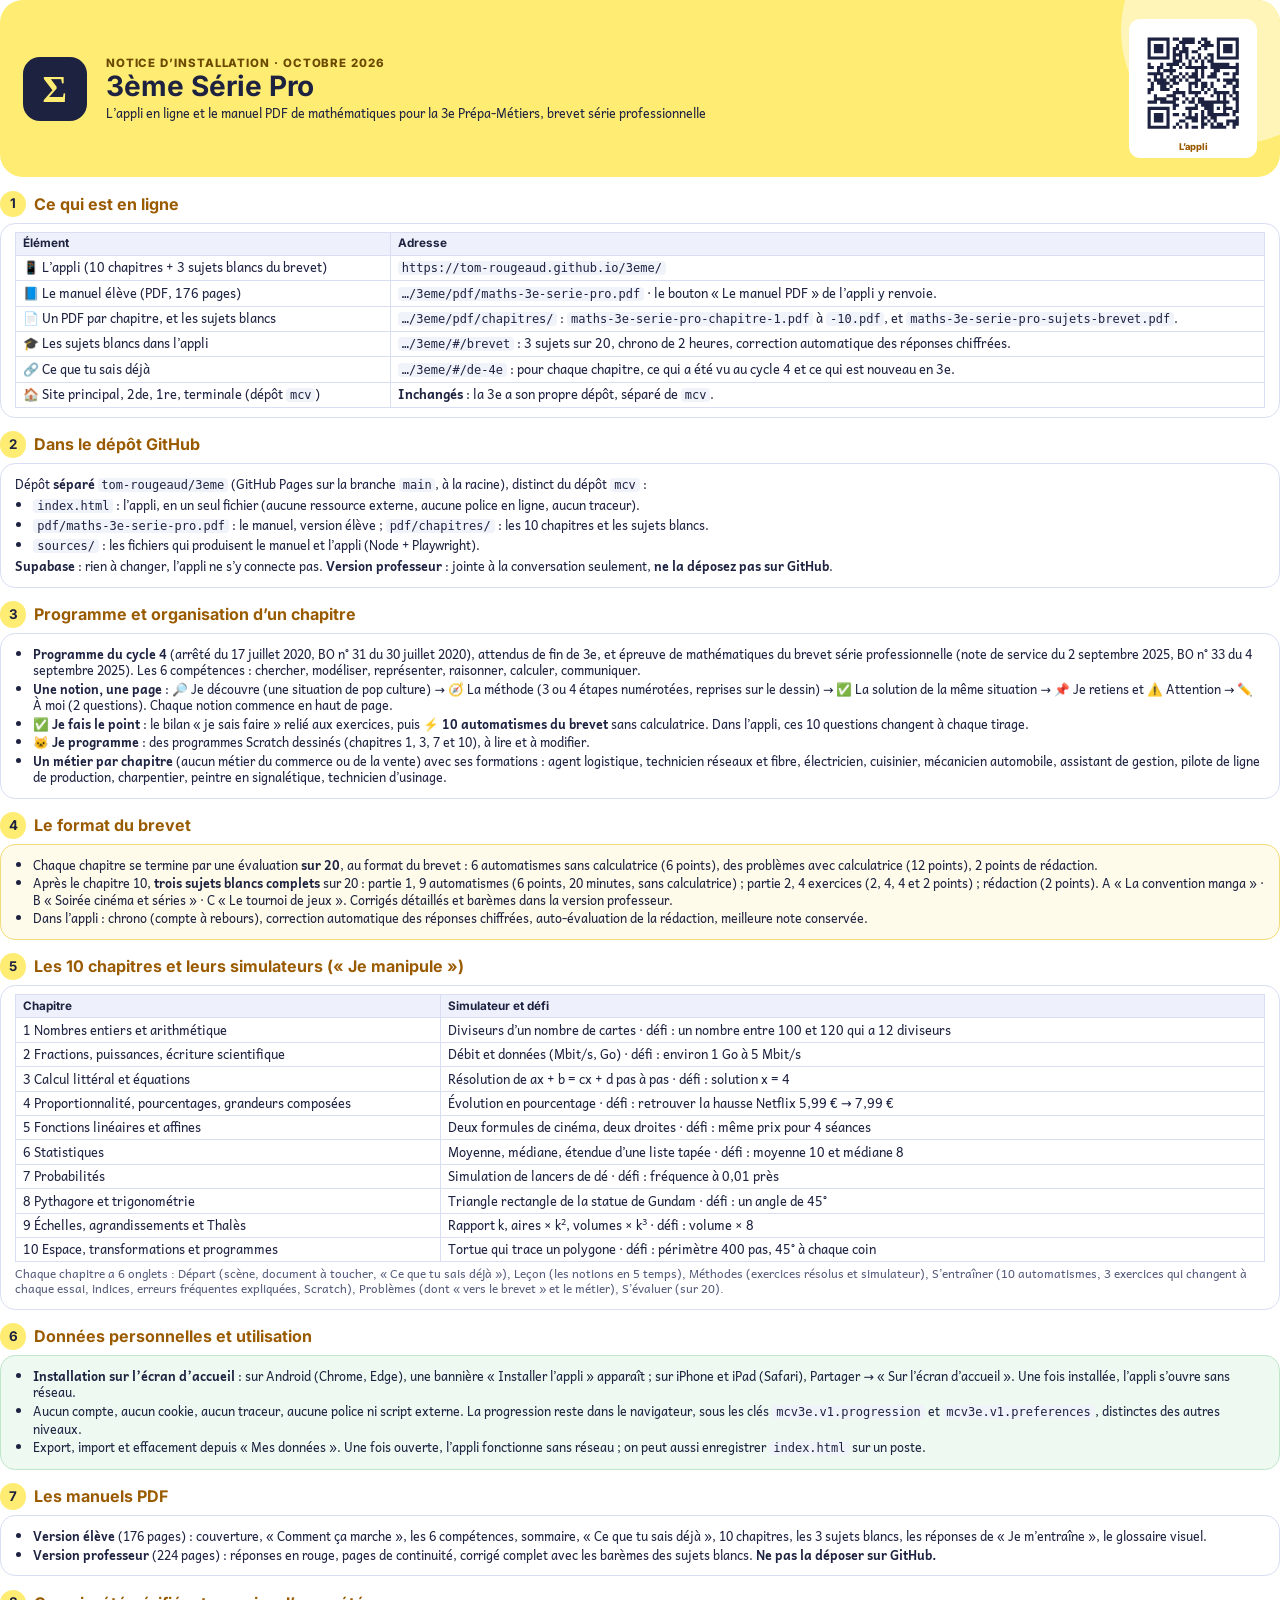
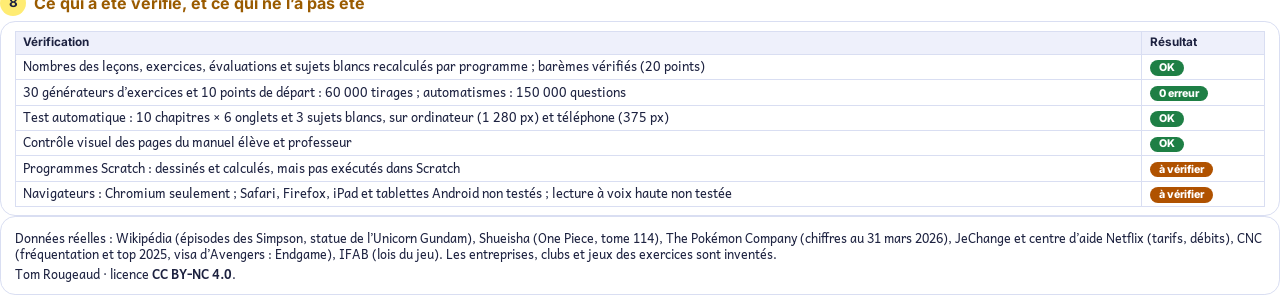
<file: sources/notice/notice.html>
<!doctype html><html lang="fr"><head><meta charset="utf-8"><title>Notice d’installation · 3ème Série Pro</title><style>/* Polices intégrées (aucun appel externe) : Andika (texte, SIL OFL) et Inter (titres, SIL OFL) — les mêmes que le livret PDF */
@font-face{font-family:'Andika';font-style:normal;font-weight:400;font-display:swap;src:url([data-uri]) format('woff2');unicode-range:U+0000-00FF,U+0131,U+0152-0153,U+02BB-02BC,U+02C6,U+02DA,U+02DC,U+0304,U+0308,U+0329,U+2000-206F,U+20AC,U+2122,U+2191,U+2193,U+2212,U+2215,U+FEFF,U+FFFD}
@font-face{font-family:'Andika';font-style:normal;font-weight:700;font-display:swap;src:url([data-uri]) format('woff2');unicode-range:U+0000-00FF,U+0131,U+0152-0153,U+02BB-02BC,U+02C6,U+02DA,U+02DC,U+0304,U+0308,U+0329,U+2000-206F,U+20AC,U+2122,U+2191,U+2193,U+2212,U+2215,U+FEFF,U+FFFD}
@font-face{font-family:'Andika';font-style:italic;font-weight:400;font-display:swap;src:url([data-uri]) format('woff2');unicode-range:U+0000-00FF,U+0131,U+0152-0153,U+02BB-02BC,U+02C6,U+02DA,U+02DC,U+0304,U+0308,U+0329,U+2000-206F,U+20AC,U+2122,U+2191,U+2193,U+2212,U+2215,U+FEFF,U+FFFD}
@font-face{font-family:'Inter';font-style:normal;font-weight:700;font-display:swap;src:url([data-uri]) format('woff2');unicode-range:U+0000-00FF,U+0131,U+0152-0153,U+02BB-02BC,U+02C6,U+02DA,U+02DC,U+0304,U+0308,U+0329,U+2000-206F,U+20AC,U+2122,U+2191,U+2193,U+2212,U+2215,U+FEFF,U+FFFD}
@font-face{font-family:'Inter';font-style:normal;font-weight:800;font-display:swap;src:url([data-uri]) format('woff2');unicode-range:U+0000-00FF,U+0131,U+0152-0153,U+02BB-02BC,U+02C6,U+02DA,U+02DC,U+0304,U+0308,U+0329,U+2000-206F,U+20AC,U+2122,U+2191,U+2193,U+2212,U+2215,U+FEFF,U+FFFD}

@page{size:A4;margin:13mm 14mm 14mm}
*{box-sizing:border-box}
body{font-family:'Andika','Noto Color Emoji','DejaVu Sans',sans-serif;font-size:9.4pt;line-height:1.3;color:#1D2240;margin:0;-webkit-print-color-adjust:exact;print-color-adjust:exact}
h1,h2,.k,.tag,th{font-family:'Inter','Noto Color Emoji','DejaVu Sans',sans-serif}
.hd{display:grid;grid-template-columns:auto 1fr 34mm;gap:5mm;align-items:center;background:#FFEC73;color:#1D2240;border-radius:6mm;padding:5mm 6mm;position:relative;overflow:hidden}
.hd::after{content:"";position:absolute;right:-18mm;top:-22mm;width:60mm;height:60mm;border-radius:50%;background:#FFF5B8}
.hd>*{position:relative;z-index:1}
.sig{display:grid;place-items:center;width:17mm;height:17mm;border-radius:4.5mm;background:#1D2240;color:#FFEC73;font:800 28pt 'Inter'}
.k{font-weight:800;font-size:8.6pt;letter-spacing:.08em;text-transform:uppercase;color:#6B4A00;margin:0}
h1{margin:.5mm 0 1mm;font-size:21pt;line-height:1.05}
.hd p{margin:0}
.qr{background:#fff;border-radius:3mm;padding:1.6mm;text-align:center;color:#9A5B00;font:800 7pt 'Inter'}.qr svg{width:100%;display:block}
h2{font-size:12pt;color:#9A5B00;margin:3.6mm 0 1.4mm;break-after:avoid;display:flex;align-items:center;gap:2mm}
h2 b{display:inline-grid;place-items:center;width:7mm;height:7mm;border-radius:50%;background:#FFEC73;color:#1D2240;font-size:10pt}
.box{border:1.6px solid #D9DEF2;border-radius:4mm;padding:2.2mm 3.6mm;background:#fff}tr,li{break-inside:avoid}
.box.y{background:#FFFBEA;border-color:#F3DA7A}.box.g{background:#EEF9F1;border-color:#BFE6CB}.box.r{background:#FDEEEC;border-color:#F3C3BD}
p{margin:1mm 0}ul{margin:1mm 0;padding-left:5mm}li{margin:.6mm 0}
code{font-family:'DejaVu Sans Mono',monospace;font-size:9pt;background:#F1F3FA;border-radius:1mm;padding:0 1mm}
.two{display:grid;grid-template-columns:1fr 1fr;gap:4mm}
table{width:100%;border-collapse:collapse;font-size:9.6pt}th,td{border:1px solid #D9DEF2;padding:.9mm 2mm;text-align:left;vertical-align:top}th{background:#EEF0FB;font-size:8.8pt}
.tag{display:inline-block;white-space:nowrap;font-weight:800;font-size:8pt;border-radius:99px;padding:.2mm 2.4mm;color:#fff;background:#1E7F45}.tag.no{background:#C2332A}.tag.mid{background:#B05200}
.small{font-size:8.8pt;color:#545B7A}
.pb{break-before:page}
</style></head><body>
<div cla<div class="hd"><span class="sig">Σ</span><div><p class="k">Notice d’installation · octobre 2026</p><h1>3ème Série Pro</h1><p>L’appli en ligne et le manuel PDF de mathématiques pour la 3e Prépa-Métiers, brevet série professionnelle</p></div><div class="qr"><svg viewBox="0 0 37 37" xmlns="http://www.w3.org/2000/svg" role="img" aria-label="QR code vers https://tom-rougeaud.github.io/3eme/"><rect width="37" height="37" fill="#fff"/><path d="M4 4h1v1h-1zM5 4h1v1h-1zM6 4h1v1h-1zM7 4h1v1h-1zM8 4h1v1h-1zM9 4h1v1h-1zM10 4h1v1h-1zM12 4h1v1h-1zM13 4h1v1h-1zM15 4h1v1h-1zM16 4h1v1h-1zM17 4h1v1h-1zM18 4h1v1h-1zM21 4h1v1h-1zM22 4h1v1h-1zM26 4h1v1h-1zM27 4h1v1h-1zM28 4h1v1h-1zM29 4h1v1h-1zM30 4h1v1h-1zM31 4h1v1h-1zM32 4h1v1h-1zM4 5h1v1h-1zM10 5h1v1h-1zM14 5h1v1h-1zM15 5h1v1h-1zM16 5h1v1h-1zM17 5h1v1h-1zM18 5h1v1h-1zM20 5h1v1h-1zM22 5h1v1h-1zM23 5h1v1h-1zM26 5h1v1h-1zM32 5h1v1h-1zM4 6h1v1h-1zM6 6h1v1h-1zM7 6h1v1h-1zM8 6h1v1h-1zM10 6h1v1h-1zM13 6h1v1h-1zM15 6h1v1h-1zM21 6h1v1h-1zM22 6h1v1h-1zM23 6h1v1h-1zM24 6h1v1h-1zM26 6h1v1h-1zM28 6h1v1h-1zM29 6h1v1h-1zM30 6h1v1h-1zM32 6h1v1h-1zM4 7h1v1h-1zM6 7h1v1h-1zM7 7h1v1h-1zM8 7h1v1h-1zM10 7h1v1h-1zM12 7h1v1h-1zM13 7h1v1h-1zM15 7h1v1h-1zM16 7h1v1h-1zM20 7h1v1h-1zM22 7h1v1h-1zM26 7h1v1h-1zM28 7h1v1h-1zM29 7h1v1h-1zM30 7h1v1h-1zM32 7h1v1h-1zM4 8h1v1h-1zM6 8h1v1h-1zM7 8h1v1h-1zM8 8h1v1h-1zM10 8h1v1h-1zM12 8h1v1h-1zM14 8h1v1h-1zM15 8h1v1h-1zM16 8h1v1h-1zM18 8h1v1h-1zM19 8h1v1h-1zM26 8h1v1h-1zM28 8h1v1h-1zM29 8h1v1h-1zM30 8h1v1h-1zM32 8h1v1h-1zM4 9h1v1h-1zM10 9h1v1h-1zM12 9h1v1h-1zM13 9h1v1h-1zM14 9h1v1h-1zM16 9h1v1h-1zM20 9h1v1h-1zM23 9h1v1h-1zM24 9h1v1h-1zM26 9h1v1h-1zM32 9h1v1h-1zM4 10h1v1h-1zM5 10h1v1h-1zM6 10h1v1h-1zM7 10h1v1h-1zM8 10h1v1h-1zM9 10h1v1h-1zM10 10h1v1h-1zM12 10h1v1h-1zM14 10h1v1h-1zM16 10h1v1h-1zM18 10h1v1h-1zM20 10h1v1h-1zM22 10h1v1h-1zM24 10h1v1h-1zM26 10h1v1h-1zM27 10h1v1h-1zM28 10h1v1h-1zM29 10h1v1h-1zM30 10h1v1h-1zM31 10h1v1h-1zM32 10h1v1h-1zM12 11h1v1h-1zM13 11h1v1h-1zM14 11h1v1h-1zM17 11h1v1h-1zM19 11h1v1h-1zM21 11h1v1h-1zM23 11h1v1h-1zM24 11h1v1h-1zM4 12h1v1h-1zM8 12h1v1h-1zM10 12h1v1h-1zM11 12h1v1h-1zM12 12h1v1h-1zM13 12h1v1h-1zM15 12h1v1h-1zM17 12h1v1h-1zM21 12h1v1h-1zM24 12h1v1h-1zM25 12h1v1h-1zM26 12h1v1h-1zM27 12h1v1h-1zM28 12h1v1h-1zM29 12h1v1h-1zM32 12h1v1h-1zM4 13h1v1h-1zM5 13h1v1h-1zM7 13h1v1h-1zM8 13h1v1h-1zM11 13h1v1h-1zM14 13h1v1h-1zM16 13h1v1h-1zM17 13h1v1h-1zM18 13h1v1h-1zM19 13h1v1h-1zM20 13h1v1h-1zM21 13h1v1h-1zM22 13h1v1h-1zM24 13h1v1h-1zM25 13h1v1h-1zM26 13h1v1h-1zM27 13h1v1h-1zM28 13h1v1h-1zM29 13h1v1h-1zM30 13h1v1h-1zM31 13h1v1h-1zM32 13h1v1h-1zM7 14h1v1h-1zM9 14h1v1h-1zM10 14h1v1h-1zM11 14h1v1h-1zM12 14h1v1h-1zM19 14h1v1h-1zM21 14h1v1h-1zM25 14h1v1h-1zM26 14h1v1h-1zM32 14h1v1h-1zM4 15h1v1h-1zM5 15h1v1h-1zM6 15h1v1h-1zM7 15h1v1h-1zM8 15h1v1h-1zM11 15h1v1h-1zM14 15h1v1h-1zM16 15h1v1h-1zM18 15h1v1h-1zM19 15h1v1h-1zM21 15h1v1h-1zM24 15h1v1h-1zM25 15h1v1h-1zM28 15h1v1h-1zM29 15h1v1h-1zM31 15h1v1h-1zM32 15h1v1h-1zM6 16h1v1h-1zM8 16h1v1h-1zM10 16h1v1h-1zM12 16h1v1h-1zM13 16h1v1h-1zM15 16h1v1h-1zM17 16h1v1h-1zM18 16h1v1h-1zM19 16h1v1h-1zM21 16h1v1h-1zM23 16h1v1h-1zM24 16h1v1h-1zM25 16h1v1h-1zM31 16h1v1h-1zM4 17h1v1h-1zM6 17h1v1h-1zM7 17h1v1h-1zM8 17h1v1h-1zM9 17h1v1h-1zM11 17h1v1h-1zM12 17h1v1h-1zM14 17h1v1h-1zM16 17h1v1h-1zM19 17h1v1h-1zM20 17h1v1h-1zM26 17h1v1h-1zM28 17h1v1h-1zM29 17h1v1h-1zM30 17h1v1h-1zM31 17h1v1h-1zM32 17h1v1h-1zM5 18h1v1h-1zM7 18h1v1h-1zM8 18h1v1h-1zM9 18h1v1h-1zM10 18h1v1h-1zM12 18h1v1h-1zM13 18h1v1h-1zM17 18h1v1h-1zM18 18h1v1h-1zM19 18h1v1h-1zM21 18h1v1h-1zM22 18h1v1h-1zM24 18h1v1h-1zM29 18h1v1h-1zM30 18h1v1h-1zM32 18h1v1h-1zM5 19h1v1h-1zM8 19h1v1h-1zM9 19h1v1h-1zM11 19h1v1h-1zM17 19h1v1h-1zM19 19h1v1h-1zM21 19h1v1h-1zM22 19h1v1h-1zM24 19h1v1h-1zM28 19h1v1h-1zM31 19h1v1h-1zM32 19h1v1h-1zM4 20h1v1h-1zM5 20h1v1h-1zM8 20h1v1h-1zM9 20h1v1h-1zM10 20h1v1h-1zM13 20h1v1h-1zM17 20h1v1h-1zM21 20h1v1h-1zM23 20h1v1h-1zM25 20h1v1h-1zM31 20h1v1h-1zM4 21h1v1h-1zM12 21h1v1h-1zM13 21h1v1h-1zM14 21h1v1h-1zM15 21h1v1h-1zM17 21h1v1h-1zM18 21h1v1h-1zM19 21h1v1h-1zM20 21h1v1h-1zM22 21h1v1h-1zM25 21h1v1h-1zM26 21h1v1h-1zM27 21h1v1h-1zM28 21h1v1h-1zM29 21h1v1h-1zM31 21h1v1h-1zM32 21h1v1h-1zM6 22h1v1h-1zM10 22h1v1h-1zM11 22h1v1h-1zM12 22h1v1h-1zM15 22h1v1h-1zM19 22h1v1h-1zM24 22h1v1h-1zM26 22h1v1h-1zM28 22h1v1h-1zM30 22h1v1h-1zM32 22h1v1h-1zM6 23h1v1h-1zM7 23h1v1h-1zM8 23h1v1h-1zM9 23h1v1h-1zM12 23h1v1h-1zM13 23h1v1h-1zM16 23h1v1h-1zM18 23h1v1h-1zM20 23h1v1h-1zM21 23h1v1h-1zM26 23h1v1h-1zM28 23h1v1h-1zM31 23h1v1h-1zM32 23h1v1h-1zM4 24h1v1h-1zM5 24h1v1h-1zM6 24h1v1h-1zM8 24h1v1h-1zM9 24h1v1h-1zM10 24h1v1h-1zM11 24h1v1h-1zM12 24h1v1h-1zM15 24h1v1h-1zM17 24h1v1h-1zM18 24h1v1h-1zM20 24h1v1h-1zM21 24h1v1h-1zM22 24h1v1h-1zM23 24h1v1h-1zM24 24h1v1h-1zM25 24h1v1h-1zM26 24h1v1h-1zM27 24h1v1h-1zM28 24h1v1h-1zM29 24h1v1h-1zM32 24h1v1h-1zM12 25h1v1h-1zM13 25h1v1h-1zM19 25h1v1h-1zM21 25h1v1h-1zM22 25h1v1h-1zM23 25h1v1h-1zM24 25h1v1h-1zM28 25h1v1h-1zM32 25h1v1h-1zM4 26h1v1h-1zM5 26h1v1h-1zM6 26h1v1h-1zM7 26h1v1h-1zM8 26h1v1h-1zM9 26h1v1h-1zM10 26h1v1h-1zM12 26h1v1h-1zM16 26h1v1h-1zM17 26h1v1h-1zM18 26h1v1h-1zM19 26h1v1h-1zM22 26h1v1h-1zM23 26h1v1h-1zM24 26h1v1h-1zM26 26h1v1h-1zM28 26h1v1h-1zM29 26h1v1h-1zM30 26h1v1h-1zM32 26h1v1h-1zM4 27h1v1h-1zM10 27h1v1h-1zM17 27h1v1h-1zM21 27h1v1h-1zM23 27h1v1h-1zM24 27h1v1h-1zM28 27h1v1h-1zM31 27h1v1h-1zM32 27h1v1h-1zM4 28h1v1h-1zM6 28h1v1h-1zM7 28h1v1h-1zM8 28h1v1h-1zM10 28h1v1h-1zM12 28h1v1h-1zM13 28h1v1h-1zM15 28h1v1h-1zM17 28h1v1h-1zM19 28h1v1h-1zM21 28h1v1h-1zM23 28h1v1h-1zM24 28h1v1h-1zM25 28h1v1h-1zM26 28h1v1h-1zM27 28h1v1h-1zM28 28h1v1h-1zM29 28h1v1h-1zM31 28h1v1h-1zM4 29h1v1h-1zM6 29h1v1h-1zM7 29h1v1h-1zM8 29h1v1h-1zM10 29h1v1h-1zM16 29h1v1h-1zM17 29h1v1h-1zM18 29h1v1h-1zM19 29h1v1h-1zM21 29h1v1h-1zM22 29h1v1h-1zM24 29h1v1h-1zM25 29h1v1h-1zM32 29h1v1h-1zM4 30h1v1h-1zM6 30h1v1h-1zM7 30h1v1h-1zM8 30h1v1h-1zM10 30h1v1h-1zM14 30h1v1h-1zM15 30h1v1h-1zM18 30h1v1h-1zM19 30h1v1h-1zM21 30h1v1h-1zM23 30h1v1h-1zM25 30h1v1h-1zM29 30h1v1h-1zM30 30h1v1h-1zM31 30h1v1h-1zM32 30h1v1h-1zM4 31h1v1h-1zM10 31h1v1h-1zM13 31h1v1h-1zM16 31h1v1h-1zM21 31h1v1h-1zM22 31h1v1h-1zM24 31h1v1h-1zM26 31h1v1h-1zM27 31h1v1h-1zM29 31h1v1h-1zM31 31h1v1h-1zM32 31h1v1h-1zM4 32h1v1h-1zM5 32h1v1h-1zM6 32h1v1h-1zM7 32h1v1h-1zM8 32h1v1h-1zM9 32h1v1h-1zM10 32h1v1h-1zM12 32h1v1h-1zM14 32h1v1h-1zM16 32h1v1h-1zM18 32h1v1h-1zM19 32h1v1h-1zM21 32h1v1h-1zM24 32h1v1h-1zM25 32h1v1h-1zM26 32h1v1h-1zM27 32h1v1h-1zM28 32h1v1h-1zM31 32h1v1h-1z" fill="#1D2240"/></svg>L’appli</div></div>

<h2><b>1</b>Ce qui est en ligne</h2>
<div class="box"><table><tr><th style="width:30%">Élément</th><th>Adresse</th></tr>
<tr><td>📱 L’appli (10 chapitres + 3 sujets blancs du brevet)</td><td><code>https://tom-rougeaud.github.io/3eme/</code></td></tr>
<tr><td>📘 Le manuel élève (PDF, 176 pages)</td><td><code>…/3eme/pdf/maths-3e-serie-pro.pdf</code> · le bouton « Le manuel PDF » de l’appli y renvoie.</td></tr>
<tr><td>📄 Un PDF par chapitre, et les sujets blancs</td><td><code>…/3eme/pdf/chapitres/</code> : <code>maths-3e-serie-pro-chapitre-1.pdf</code> à <code>-10.pdf</code>, et <code>maths-3e-serie-pro-sujets-brevet.pdf</code>.</td></tr>
<tr><td>🎓 Les sujets blancs dans l’appli</td><td><code>…/3eme/#/brevet</code> : 3 sujets sur 20, chrono de 2 heures, correction automatique des réponses chiffrées.</td></tr>
<tr><td>🔗 Ce que tu sais déjà</td><td><code>…/3eme/#/de-4e</code> : pour chaque chapitre, ce qui a été vu au cycle 4 et ce qui est nouveau en 3e.</td></tr>
<tr><td>🏠 Site principal, 2de, 1re, terminale (dépôt <code>mcv</code>)</td><td><b>Inchangés</b> : la 3e a son propre dépôt, séparé de <code>mcv</code>.</td></tr></table></div>

<h2><b>2</b>Dans le dépôt GitHub</h2>
<div class="box"><p>Dépôt <b>séparé</b> <code>tom-rougeaud/3eme</code> (GitHub Pages sur la branche <code>main</code>, à la racine), distinct du dépôt <code>mcv</code> :</p>
<ul><li><code>index.html</code> : l’appli, en un seul fichier (aucune ressource externe, aucune police en ligne, aucun traceur).</li>
<li><code>pdf/maths-3e-serie-pro.pdf</code> : le manuel, version élève ; <code>pdf/chapitres/</code> : les 10 chapitres et les sujets blancs.</li>
<li><code>sources/</code> : les fichiers qui produisent le manuel et l’appli (Node + Playwright).</li></ul>
<p><b>Supabase</b> : rien à changer, l’appli ne s’y connecte pas. <b>Version professeur</b> : jointe à la conversation seulement, <b>ne la déposez pas sur GitHub</b>.</p></div>

<h2><b>3</b>Programme et organisation d’un chapitre</h2>
<div class="box"><ul>
<li><b>Programme du cycle 4</b> (arrêté du 17 juillet 2020, BO n° 31 du 30 juillet 2020), attendus de fin de 3e, et épreuve de mathématiques du brevet série professionnelle (note de service du 2 septembre 2025, BO n° 33 du 4 septembre 2025). Les 6 compétences : chercher, modéliser, représenter, raisonner, calculer, communiquer.</li>
<li><b>Une notion, une page</b> : 🔎 Je découvre (une situation de pop culture) → 🧭 La méthode (3 ou 4 étapes numérotées, reprises sur le dessin) → ✅ La solution de la même situation → 📌 Je retiens et ⚠️ Attention → ✏️ À moi (2 questions). Chaque notion commence en haut de page.</li>
<li><b>✅ Je fais le point</b> : le bilan « je sais faire » relié aux exercices, puis <b>⚡ 10 automatismes du brevet</b> sans calculatrice. Dans l’appli, ces 10 questions changent à chaque tirage.</li>
<li><b>🐱 Je programme</b> : des programmes Scratch dessinés (chapitres 1, 3, 7 et 10), à lire et à modifier.</li>
<li><b>Un métier par chapitre</b> (aucun métier du commerce ou de la vente) avec ses formations : agent logistique, technicien réseaux et fibre, électricien, cuisinier, mécanicien automobile, assistant de gestion, pilote de ligne de production, charpentier, peintre en signalétique, technicien d’usinage.</li></ul></div>

<h2><b>4</b>Le format du brevet</h2>
<div class="box y"><ul><li>Chaque chapitre se termine par une évaluation <b>sur 20</b>, au format du brevet : 6 automatismes sans calculatrice (6 points), des problèmes avec calculatrice (12 points), 2 points de rédaction.</li>
<li>Après le chapitre 10, <b>trois sujets blancs complets</b> sur 20 : partie 1, 9 automatismes (6 points, 20 minutes, sans calculatrice) ; partie 2, 4 exercices (2, 4, 4 et 2 points) ; rédaction (2 points). A « La convention manga » · B « Soirée cinéma et séries » · C « Le tournoi de jeux ». Corrigés détaillés et barèmes dans la version professeur.</li>
<li>Dans l’appli : chrono (compte à rebours), correction automatique des réponses chiffrées, auto-évaluation de la rédaction, meilleure note conservée.</li></ul></div>

<h2><b>5</b>Les 10 chapitres et leurs simulateurs (« Je manipule »)</h2>
<div class="box"><table><tr><th style="width:34%">Chapitre</th><th>Simulateur et défi</th></tr>
<tr><td>1 Nombres entiers et arithmétique</td><td>Diviseurs d’un nombre de cartes · défi : un nombre entre 100 et 120 qui a 12 diviseurs</td></tr>
<tr><td>2 Fractions, puissances, écriture scientifique</td><td>Débit et données (Mbit/s, Go) · défi : environ 1 Go à 5 Mbit/s</td></tr>
<tr><td>3 Calcul littéral et équations</td><td>Résolution de ax + b = cx + d pas à pas · défi : solution x = 4</td></tr>
<tr><td>4 Proportionnalité, pourcentages, grandeurs composées</td><td>Évolution en pourcentage · défi : retrouver la hausse Netflix 5,99 € → 7,99 €</td></tr>
<tr><td>5 Fonctions linéaires et affines</td><td>Deux formules de cinéma, deux droites · défi : même prix pour 4 séances</td></tr>
<tr><td>6 Statistiques</td><td>Moyenne, médiane, étendue d’une liste tapée · défi : moyenne 10 et médiane 8</td></tr>
<tr><td>7 Probabilités</td><td>Simulation de lancers de dé · défi : fréquence à 0,01 près</td></tr>
<tr><td>8 Pythagore et trigonométrie</td><td>Triangle rectangle de la statue de Gundam · défi : un angle de 45°</td></tr>
<tr><td>9 Échelles, agrandissements et Thalès</td><td>Rapport k, aires × k², volumes × k³ · défi : volume × 8</td></tr>
<tr><td>10 Espace, transformations et programmes</td><td>Tortue qui trace un polygone · défi : périmètre 400 pas, 45° à chaque coin</td></tr></table>
<p class="small">Chaque chapitre a 6 onglets : Départ (scène, document à toucher, « Ce que tu sais déjà »), Leçon (les notions en 5 temps), Méthodes (exercices résolus et simulateur), S’entraîner (10 automatismes, 3 exercices qui changent à chaque essai, indices, erreurs fréquentes expliquées, Scratch), Problèmes (dont « vers le brevet » et le métier), S’évaluer (sur 20).</p></div>

<h2><b>6</b>Données personnelles et utilisation</h2>
<div class="box g"><ul><li><b>Installation sur l’écran d’accueil</b> : sur Android (Chrome, Edge), une bannière « Installer l’appli » apparaît ; sur iPhone et iPad (Safari), Partager → « Sur l’écran d’accueil ». Une fois installée, l’appli s’ouvre sans réseau.</li><li>Aucun compte, aucun cookie, aucun traceur, aucune police ni script externe. La progression reste dans le navigateur, sous les clés <code>mcv3e.v1.progression</code> et <code>mcv3e.v1.preferences</code>, distinctes des autres niveaux.</li><li>Export, import et effacement depuis « Mes données ». Une fois ouverte, l’appli fonctionne sans réseau ; on peut aussi enregistrer <code>index.html</code> sur un poste.</li></ul></div>

<h2><b>7</b>Les manuels PDF</h2>
<div class="box"><ul><li><b>Version élève</b> (176 pages) : couverture, « Comment ça marche », les 6 compétences, sommaire, « Ce que tu sais déjà », 10 chapitres, les 3 sujets blancs, les réponses de « Je m’entraîne », le glossaire visuel.</li>
<li><b>Version professeur</b> (224 pages) : réponses en rouge, pages de continuité, corrigé complet avec les barèmes des sujets blancs. <b>Ne pas la déposer sur GitHub.</b></li></ul></div>

<h2><b>8</b>Ce qui a été vérifié, et ce qui ne l’a pas été</h2>
<div class="box"><table><tr><th>Vérification</th><th>Résultat</th></tr>
<tr><td>Nombres des leçons, exercices, évaluations et sujets blancs recalculés par programme ; barèmes vérifiés (20 points)</td><td><span class="tag">OK</span></td></tr>
<tr><td>30 générateurs d’exercices et 10 points de départ : 60 000 tirages ; automatismes : 150 000 questions</td><td><span class="tag">0 erreur</span></td></tr>
<tr><td>Test automatique : 10 chapitres × 6 onglets et 3 sujets blancs, sur ordinateur (1 280 px) et téléphone (375 px)</td><td><span class="tag">OK</span></td></tr>
<tr><td>Contrôle visuel des pages du manuel élève et professeur</td><td><span class="tag">OK</span></td></tr>
<tr><td>Programmes Scratch : dessinés et calculés, mais pas exécutés dans Scratch</td><td><span class="tag mid">à vérifier</span></td></tr>
<tr><td>Navigateurs : Chromium seulement ; Safari, Firefox, iPad et tablettes Android non testés ; lecture à voix haute non testée</td><td><span class="tag mid">à vérifier</span></td></tr></table></div>

<div class="box"><p>Données réelles : Wikipédia (épisodes des Simpson, statue de l’Unicorn Gundam), Shueisha (One Piece, tome 114), The Pokémon Company (chiffres au 31 mars 2026), JeChange et centre d’aide Netflix (tarifs, débits), CNC (fréquentation et top 2025, visa d’Avengers : Endgame), IFAB (lois du jeu). Les entreprises, clubs et jeux des exercices sont inventés.</p>
<p>Tom Rougeaud · licence <b>CC BY-NC 4.0</b>.</p></div>
</body></html>
</file>
